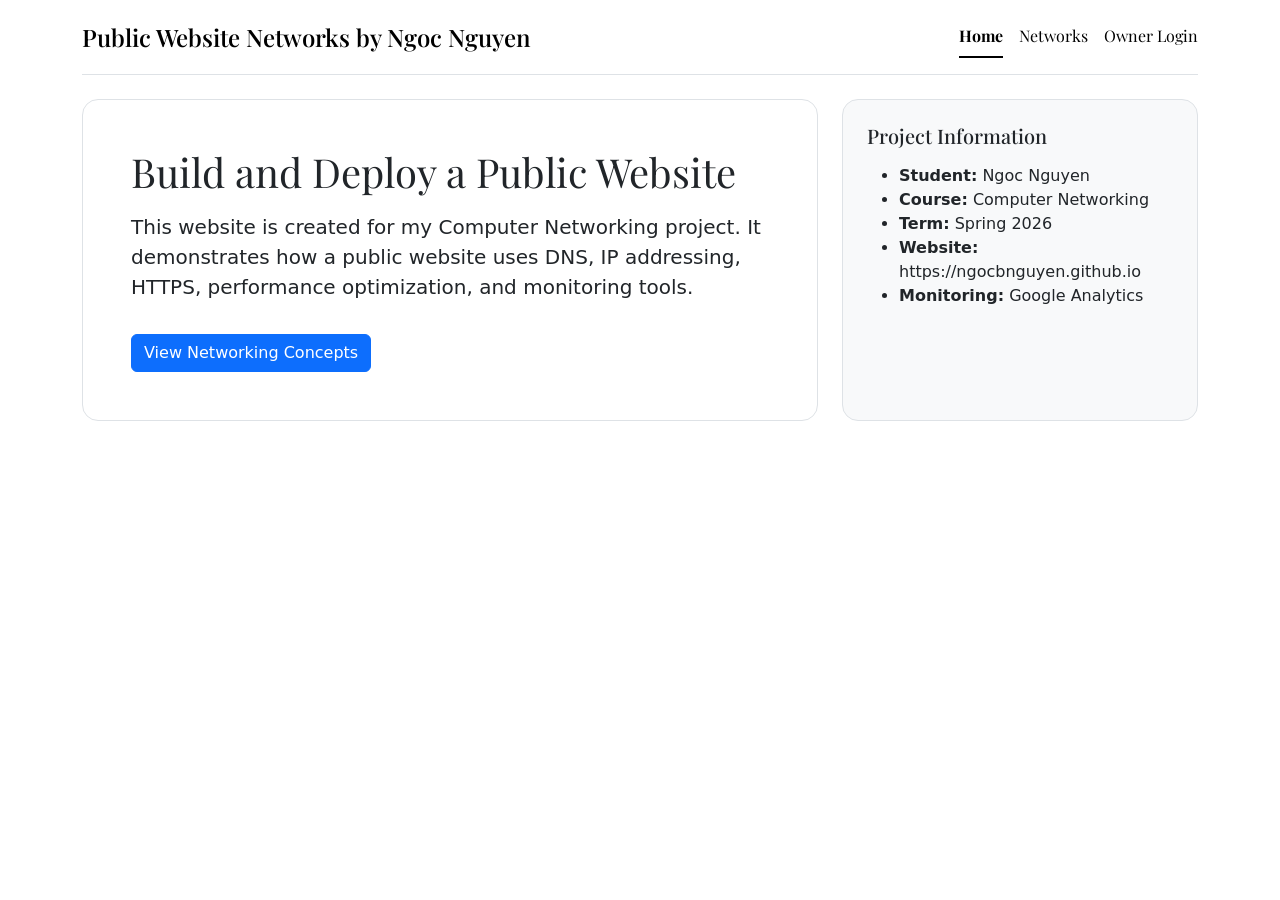
<file: index.html>
<!DOCTYPE html>
<html lang="en">
  <head>
    <meta charset="UTF-8" />
    <meta name="viewport" content="width=device-width, initial-scale=1.0" />
    <title>Public Website Networks Project by Ngoc Nguyen</title>

    <link rel="preconnect" href="https://fonts.googleapis.com" />
    <link rel="preconnect" href="https://fonts.gstatic.com" crossorigin />
    <link
      href="https://fonts.googleapis.com/css2?family=Playfair+Display:wght@400;600;700&display=swap"
      rel="stylesheet"
    />

    <link
      href="https://cdn.jsdelivr.net/npm/bootstrap@5.3.8/dist/css/bootstrap.min.css"
      rel="stylesheet"
    />
    <link rel="stylesheet" href="css/style.css" />

    <!-- Google tag (gtag.js) -->
    <script
      async
      src="https://www.googletagmanager.com/gtag/js?id=G-X2EPJ9100K"
    ></script>
    <script>
      window.dataLayer = window.dataLayer || [];
      function gtag() {
        dataLayer.push(arguments);
      }
      gtag("js", new Date());
      gtag("config", "G-X2EPJ9100K");
    </script>
  </head>

  <body>
    <div class="container">
      <header
        class="d-flex flex-wrap justify-content-center py-3 mb-4 border-bottom"
      >
        <a
          href="index.html"
          class="d-flex align-items-center mb-3 mb-md-0 me-md-auto link-body-emphasis text-decoration-none"
        >
          <span id="homeHeader" class="fs-4"
            >Public Website Networks by Ngoc Nguyen</span
          >
        </a>

        <ul class="nav nav-underline">
          <li class="nav-item">
            <a href="index.html" class="nav-link active">Home</a>
          </li>
          <li class="nav-item">
            <a href="network.html" class="nav-link">Networks</a>
          </li>
          <li class="nav-item">
            <a href="login.html" class="nav-link">Owner Login</a>
          </li>
        </ul>
      </header>

      <main class="row g-4 align-items-stretch">
        <section class="col-12 col-lg-8">
          <div class="p-4 p-lg-5 rounded-4 border bg-white h-100">
            <h1 class="display-6 mb-3">Build and Deploy a Public Website</h1>

            <p class="lead">
              This website is created for my Computer Networking project. It
              demonstrates how a public website uses DNS, IP addressing, HTTPS,
              performance optimization, and monitoring tools.
            </p>

            <a class="btn btn-primary mt-3" href="network.html"
              >View Networking Concepts</a
            >
          </div>
        </section>

        <section class="col-12 col-lg-4">
          <div class="p-4 rounded-4 border bg-body-tertiary h-100">
            <h2 class="h5 mb-3">Project Information</h2>

            <ul class="mb-0">
              <li><strong>Student:</strong> Ngoc Nguyen</li>
              <li><strong>Course:</strong> Computer Networking</li>
              <li><strong>Term:</strong> Spring 2026</li>
              <li><strong>Website:</strong> https://ngocbnguyen.github.io</li>
              <li><strong>Monitoring:</strong> Google Analytics</li>
            </ul>
          </div>
        </section>
      </main>
    </div>

    <script src="https://cdn.jsdelivr.net/npm/bootstrap@5.3.8/dist/js/bootstrap.bundle.min.js"></script>
  </body>
</html>
</file>
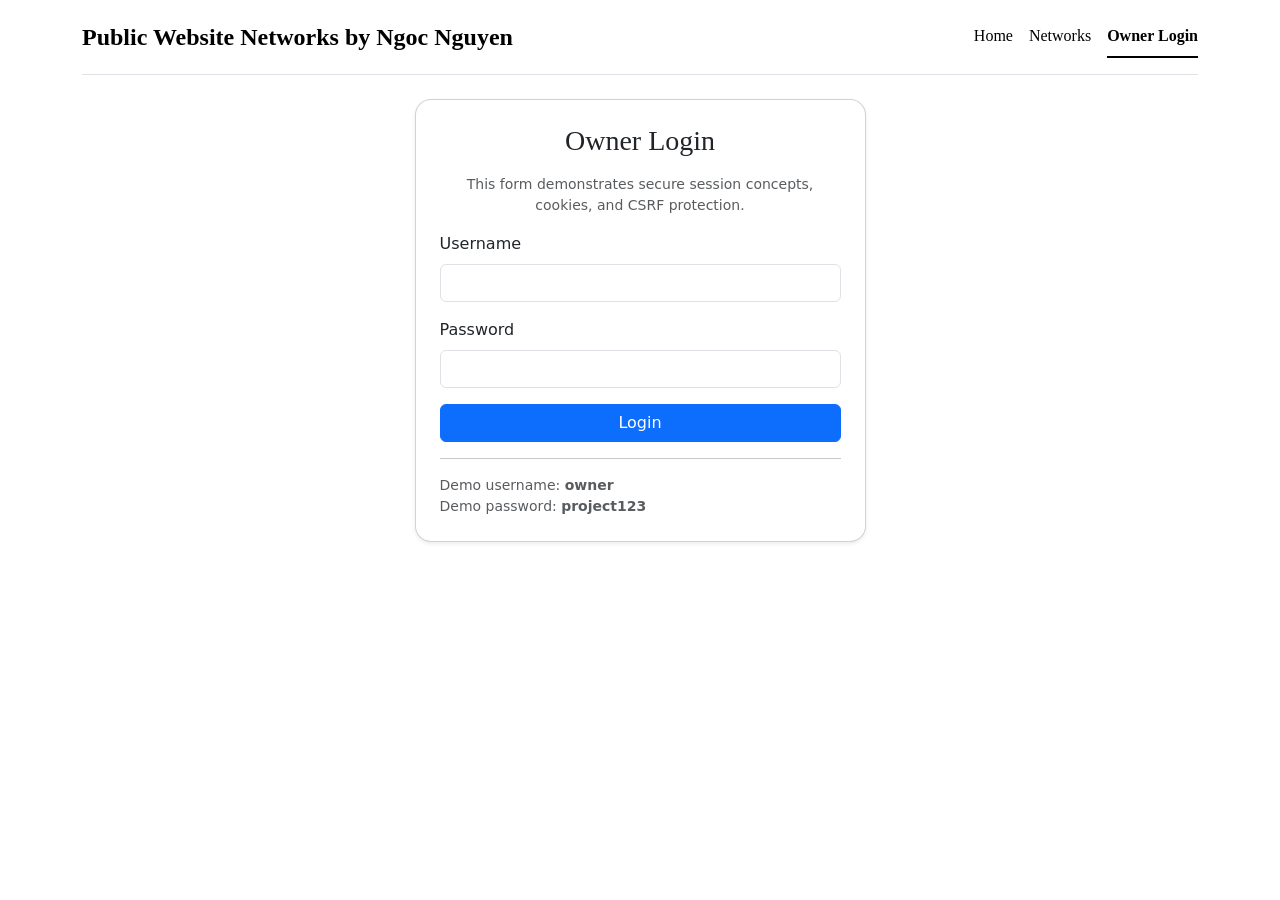
<file: login.html>
<!DOCTYPE html>
<html lang="en">
<head>
    <meta charset="UTF-8">
    <meta name="viewport" content="width=device-width, initial-scale=1.0">
    <title>Owner Login</title>

    <link href="https://cdn.jsdelivr.net/npm/bootstrap@5.3.8/dist/css/bootstrap.min.css" rel="stylesheet">
    <link rel="stylesheet" href="css/style.css">

    <!-- Google tag (gtag.js) -->
    <script async src="https://www.googletagmanager.com/gtag/js?id=G-X2EPJ9100K"></script>
    <script>
        window.dataLayer = window.dataLayer || [];
        function gtag(){dataLayer.push(arguments);}
        gtag('js', new Date());
        gtag('config', 'G-X2EPJ9100K');
    </script>
</head>

<body>
    <div class="container">
        <header class="d-flex flex-wrap justify-content-center py-3 mb-4 border-bottom">
            <a href="index.html" class="d-flex align-items-center mb-3 mb-md-0 me-md-auto link-body-emphasis text-decoration-none">
                <span id="homeHeader" class="fs-4">Public Website Networks by Ngoc Nguyen</span>
            </a>

            <ul class="nav nav-underline">
                <li class="nav-item"><a href="index.html" class="nav-link">Home</a></li>
                <li class="nav-item"><a href="network.html" class="nav-link">Networks</a></li>
                <li class="nav-item"><a href="login.html" class="nav-link active">Owner Login</a></li>
            </ul>
        </header>

        <main class="row justify-content-center">
            <section class="col-12 col-md-7 col-lg-5">
                <div class="card shadow-sm rounded-4">
                    <div class="card-body p-4">
                        <h1 class="h3 text-center mb-3">Owner Login</h1>

                        <p class="text-muted small text-center">
                            This form demonstrates secure session concepts, cookies, and CSRF protection.
                        </p>

                        <div id="message" class="alert d-none" role="alert"></div>

                        <form id="loginForm">
                            <input type="hidden" id="csrfToken" name="csrfToken">

                            <div class="mb-3">
                                <label for="username" class="form-label">Username</label>
                                <input type="text" id="username" class="form-control" required>
                            </div>

                            <div class="mb-3">
                                <label for="password" class="form-label">Password</label>
                                <input type="password" id="password" class="form-control" required>
                            </div>

                            <button type="submit" class="btn btn-primary w-100">Login</button>
                        </form>

                        <hr>

                        <p class="small text-muted mb-0">
                            Demo username: <strong>owner</strong><br>
                            Demo password: <strong>project123</strong>
                        </p>
                    </div>
                </div>
            </section>
        </main>
    </div>

    <script src="script/login.js"></script>
    <script src="https://cdn.jsdelivr.net/npm/bootstrap@5.3.8/dist/js/bootstrap.bundle.min.js"></script>
</body>
</html>
</file>
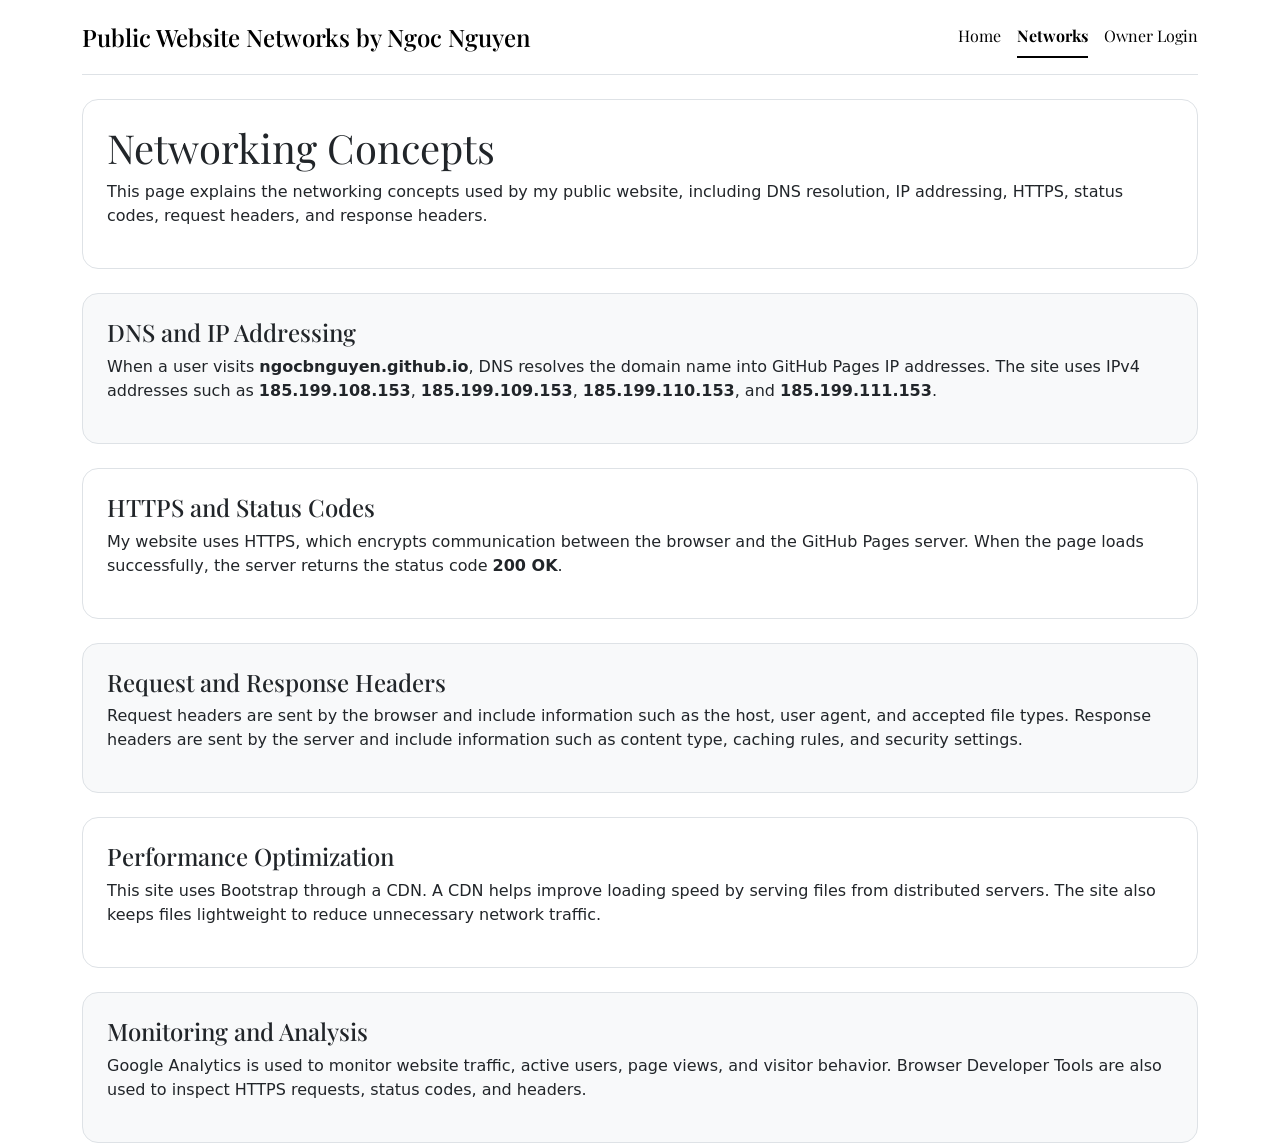
<file: network.html>
<!DOCTYPE html>
<html lang="en">
<head>
    <meta charset="UTF-8">
    <meta name="viewport" content="width=device-width, initial-scale=1.0">
    <title>Networking Concepts</title>

    <link rel="preconnect" href="https://fonts.googleapis.com">
    <link rel="preconnect" href="https://fonts.gstatic.com" crossorigin>
    <link href="https://fonts.googleapis.com/css2?family=Playfair+Display:wght@400;600;700&display=swap" rel="stylesheet">

    <link href="https://cdn.jsdelivr.net/npm/bootstrap@5.3.8/dist/css/bootstrap.min.css" rel="stylesheet">
    <link rel="stylesheet" href="css/style.css">

    <!-- Google tag (gtag.js) -->
    <script async src="https://www.googletagmanager.com/gtag/js?id=G-X2EPJ9100K"></script>
    <script>
        window.dataLayer = window.dataLayer || [];
        function gtag(){dataLayer.push(arguments);}
        gtag('js', new Date());
        gtag('config', 'G-X2EPJ9100K');
    </script>
</head>

<body>
    <div class="container">
        <header class="d-flex flex-wrap justify-content-center py-3 mb-4 border-bottom">
            <a href="index.html" class="d-flex align-items-center mb-3 mb-md-0 me-md-auto link-body-emphasis text-decoration-none">
                <span id="homeHeader" class="fs-4">Public Website Networks by Ngoc Nguyen</span>
            </a>

            <ul class="nav nav-underline">
                <li class="nav-item"><a href="index.html" class="nav-link">Home</a></li>
                <li class="nav-item"><a href="network.html" class="nav-link active">Networks</a></li>
                <li class="nav-item"><a href="login.html" class="nav-link">Owner Login</a></li>
            </ul>
        </header>

        <main>
            <section class="p-4 rounded-4 border bg-white mb-4">
                <h1 class="display-6">Networking Concepts</h1>
                <p>
                    This page explains the networking concepts used by my public website, including DNS resolution,
                    IP addressing, HTTPS, status codes, request headers, and response headers.
                </p>
            </section>

            <section class="p-4 rounded-4 border bg-body-tertiary mb-4">
                <h2 class="h4">DNS and IP Addressing</h2>
                <p>
                    When a user visits <strong>ngocbnguyen.github.io</strong>, DNS resolves the domain name into GitHub Pages IP addresses.
                    The site uses IPv4 addresses such as <strong>185.199.108.153</strong>, <strong>185.199.109.153</strong>,
                    <strong>185.199.110.153</strong>, and <strong>185.199.111.153</strong>.
                </p>
            </section>

            <section class="p-4 rounded-4 border bg-white mb-4">
                <h2 class="h4">HTTPS and Status Codes</h2>
                <p>
                    My website uses HTTPS, which encrypts communication between the browser and the GitHub Pages server.
                    When the page loads successfully, the server returns the status code <strong>200 OK</strong>.
                </p>
            </section>

            <section class="p-4 rounded-4 border bg-body-tertiary mb-4">
                <h2 class="h4">Request and Response Headers</h2>
                <p>
                    Request headers are sent by the browser and include information such as the host, user agent, and accepted file types.
                    Response headers are sent by the server and include information such as content type, caching rules, and security settings.
                </p>
            </section>

            <section class="p-4 rounded-4 border bg-white mb-4">
                <h2 class="h4">Performance Optimization</h2>
                <p>
                    This site uses Bootstrap through a CDN. A CDN helps improve loading speed by serving files from distributed servers.
                    The site also keeps files lightweight to reduce unnecessary network traffic.
                </p>
            </section>

            <section class="p-4 rounded-4 border bg-body-tertiary">
                <h2 class="h4">Monitoring and Analysis</h2>
                <p>
                    Google Analytics is used to monitor website traffic, active users, page views, and visitor behavior.
                    Browser Developer Tools are also used to inspect HTTPS requests, status codes, and headers.
                </p>
            </section>
        </main>
    </div>

    <script src="https://cdn.jsdelivr.net/npm/bootstrap@5.3.8/dist/js/bootstrap.bundle.min.js"></script>
</body>
</html>
</file>
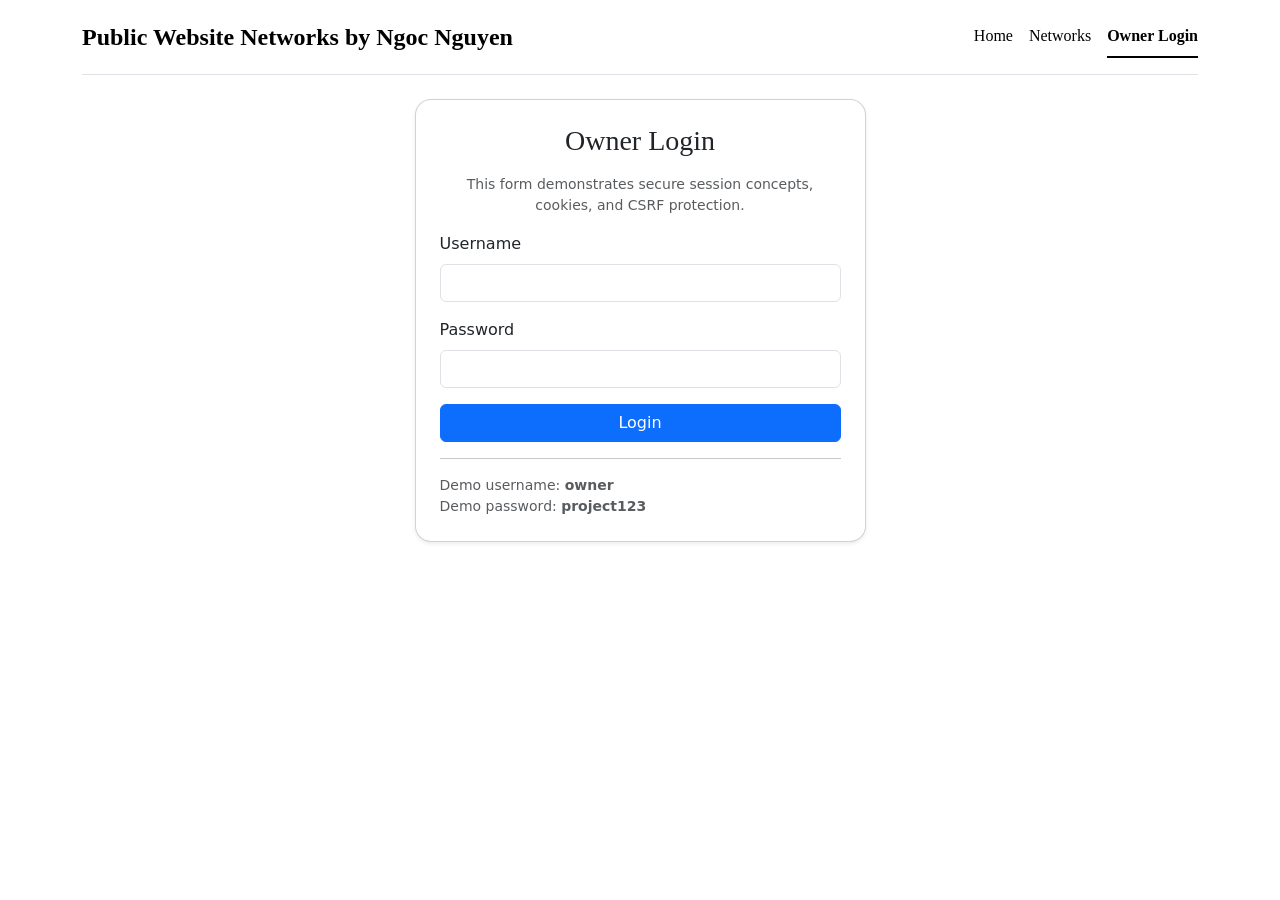
<file: owner.html>
<!DOCTYPE html>
<html lang="en">
<head>
    <meta charset="UTF-8">
    <meta name="viewport" content="width=device-width, initial-scale=1.0">
    <title>Owner Dashboard</title>

    <link href="https://cdn.jsdelivr.net/npm/bootstrap@5.3.8/dist/css/bootstrap.min.css" rel="stylesheet">
    <link rel="stylesheet" href="css/style.css">

    <!-- Google tag (gtag.js) -->
    <script async src="https://www.googletagmanager.com/gtag/js?id=G-X2EPJ9100K"></script>
    <script>
        window.dataLayer = window.dataLayer || [];
        function gtag(){dataLayer.push(arguments);}
        gtag('js', new Date());
        gtag('config', 'G-X2EPJ9100K');
    </script>
</head>

<body>
    <div class="container">
        <header class="d-flex flex-wrap justify-content-center py-3 mb-4 border-bottom">
            <a href="index.html" class="d-flex align-items-center mb-3 mb-md-0 me-md-auto link-body-emphasis text-decoration-none">
                <span id="homeHeader" class="fs-4">Public Website Networks by Ngoc Nguyen</span>
            </a>

            <ul class="nav nav-underline">
                <li class="nav-item"><a href="index.html" class="nav-link">Home</a></li>
                <li class="nav-item"><a href="network.html" class="nav-link">Networks</a></li>
                <li class="nav-item"><a href="login.html" class="nav-link">Owner Login</a></li>
            </ul>
        </header>

        <main class="p-4 rounded-4 border bg-white">
            <h1 class="display-6">Owner Dashboard</h1>

            <p>
                This page demonstrates a protected owner-only area. Access is allowed only after the login page creates
                a valid browser session.
            </p>

            <div class="alert alert-success">
                Login successful. A demo session is active.
            </div>

            <h2 class="h5">Secure Session Features Demonstrated</h2>

            <ul>
                <li>CSRF token is generated before form submission.</li>
                <li>Login form checks the submitted CSRF token.</li>
                <li>A session value is stored in sessionStorage.</li>
                <li>A demo cookie uses Secure and SameSite attributes.</li>
                <li>Logout clears the demo session.</li>
            </ul>

            <button id="logoutBtn" class="btn btn-danger">Logout</button>
        </main>
    </div>

    <script src="script/owner.js"></script>
    <script src="https://cdn.jsdelivr.net/npm/bootstrap@5.3.8/dist/js/bootstrap.bundle.min.js"></script>
</body>
</html>
</file>
<file: css/style.css>
#homeHeader {
    font-family: "Playfair Display", serif;
    font-optical-sizing: auto;
    font-weight: 550;
    font-style: normal;
}

.nav-link {
    font-family: "Playfair Display", serif;
    font-optical-sizing: auto;
    font-weight: 400;
    font-style: normal;
    color: black;
}
  
.navbar-brand, h1, h2, h3 {
font-family: "Playfair Display", serif;
font-optical-sizing: auto;
}

.nav-link:hover {
color: black;
text-decoration: underline;
}
</file>
